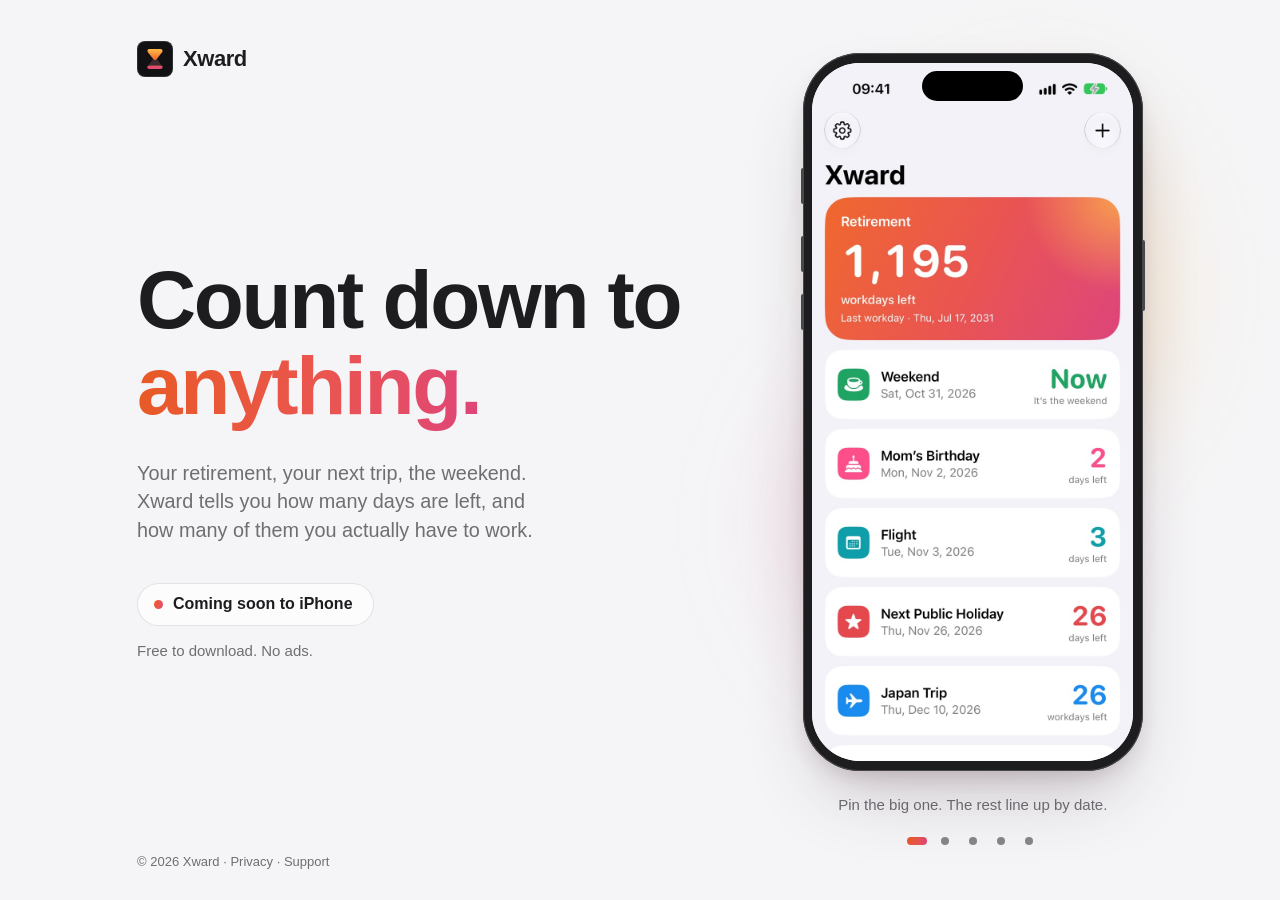
<file: public/index.html>
<!doctype html>
<html lang="en">
<head>
<meta charset="utf-8">
<meta name="viewport" content="width=device-width, initial-scale=1, viewport-fit=cover">
<title>Xward: Count down to anything</title>
<meta name="description" content="Xward is an iPhone countdown app. It tells you how many days are left, and how many of them you actually have to work. Coming soon.">
<meta name="color-scheme" content="light dark">
<meta name="theme-color" media="(prefers-color-scheme: light)" content="#F5F5F7">
<meta name="theme-color" media="(prefers-color-scheme: dark)" content="#000000">
<link rel="canonical" href="https://xward.app/">
<link rel="icon" href="favicon.ico" sizes="32x32">
<link rel="icon" href="favicon.svg" type="image/svg+xml">
<link rel="apple-touch-icon" href="apple-touch-icon.png">
<style>
  :root {
    --page: #F5F5F7;
    --ink: #1D1D1F;
    --muted: #6E6E73;
    --hairline: rgba(0, 0, 0, .1);
    --glass: rgba(255, 255, 255, .7);
    --frame: #1D1D1F;
    --frame-edge: #48484A;
    --phone-shadow: rgba(60, 30, 40, .24);
    /* The app's retirement gradient, its first stop deepened to keep 3:1 on the light page. */
    --accent: linear-gradient(100deg, #E85A24, #EA5550 55%, #DE457A);
    --glow-a: rgba(255, 181, 71, .42);
    --glow-b: rgba(222, 69, 122, .24);
    --dot: #86868B;
    /* Tall enough to fill the window, leaving room for the caption and dots. */
    --phone-height: min(100vh - 160px, 860px);
    --phone-width: calc(var(--phone-height) * .46);
    --gutter: clamp(24px, 5vw, 72px);
  }

  @supports (height: 1svh) {
    :root { --phone-height: min(100svh - 160px, 860px); }
  }

  @media (prefers-color-scheme: dark) {
    :root {
      --page: #000;
      --ink: #F5F5F7;
      --muted: #A1A1A6;
      --hairline: rgba(255, 255, 255, .16);
      --glass: rgba(44, 44, 46, .7);
      --frame: #1C1C1E;
      --frame-edge: #545458;
      --phone-shadow: rgba(0, 0, 0, .6);
      --accent: linear-gradient(100deg, #F0682C, #EA5550 55%, #DE457A);
      --glow-a: rgba(240, 104, 44, .3);
      --glow-b: rgba(222, 69, 122, .26);
      --dot: #636366;
    }
  }

  * { box-sizing: border-box; margin: 0; }

  html { -webkit-text-size-adjust: 100%; }

  body {
    background: var(--page);
    color: var(--ink);
    font-family: -apple-system, BlinkMacSystemFont, "Helvetica Neue", "Segoe UI", Roboto, sans-serif;
    -webkit-font-smoothing: antialiased;
    overflow-x: clip;
  }

  main {
    position: relative;
    /* Shrink to the text and the phone, so the page's two side margins match. */
    width: fit-content;
    min-height: 100vh;
    min-height: 100svh;
    margin-inline: auto;
    padding-inline: var(--gutter);
    display: grid;
    grid-template-columns: minmax(0, min(45vw, 54rem)) var(--phone-width);
    column-gap: clamp(48px, 7vw, 128px);
    align-items: center;
  }

  .brand {
    position: absolute;
    top: clamp(24px, 4.5vh, 44px);
    left: var(--gutter);
    display: flex;
    align-items: center;
    gap: 10px;
    font-size: 1.375rem;
    font-weight: 700;
    letter-spacing: -.02em;
  }

  .intro { padding: 88px 0 72px; }

  h1 {
    font-size: clamp(2.75rem, 6.4vw, 8.5rem);
    font-weight: 700;
    line-height: 1.04;
    letter-spacing: -.028em;
  }

  h1 span {
    background: var(--accent);
    -webkit-background-clip: text;
    background-clip: text;
    color: transparent;
  }

  .pitch {
    margin-top: clamp(20px, 2.4vw, 32px);
    max-width: 29em;
    color: var(--muted);
    font-size: clamp(1.0625rem, 1.55vw, 1.75rem);
    line-height: 1.45;
    text-wrap: balance;
  }

  .soon {
    display: inline-flex;
    align-items: center;
    gap: 10px;
    margin-top: clamp(28px, 3vw, 40px);
    padding: .7em 1.25em .7em 1em;
    border: 1px solid var(--hairline);
    border-radius: 999px;
    background: var(--glass);
    font-size: clamp(1rem, 1.2vw, 1.25rem);
    font-weight: 600;
  }

  .soon::before {
    content: "";
    width: 9px;
    height: 9px;
    border-radius: 50%;
    background: var(--accent);
  }

  .facts {
    margin-top: 16px;
    color: var(--muted);
    font-size: clamp(.9375rem, 1.05vw, 1.125rem);
  }

  .gallery {
    position: relative;
    min-width: 0;
    padding-block: 32px 16px;
    display: grid;
    /* Fixed to the phone's width, so the wider caption can't push the phone sideways. */
    grid-template-columns: 100%;
    justify-items: center;
    isolation: isolate;
  }

  .gallery::before {
    content: "";
    position: absolute;
    z-index: -1;
    /* Spreads past the phone, but no further than the page's margin. */
    inset: 4% max(-24%, -1 * var(--gutter)) 16%;
    background:
      radial-gradient(closest-side at 62% 34%, var(--glow-a), transparent),
      radial-gradient(closest-side at 40% 68%, var(--glow-b), transparent);
    filter: blur(48px);
  }

  .phone {
    position: relative;
    width: var(--phone-width);
    padding: calc(var(--phone-width) * .028);
    border-radius: calc(var(--phone-width) * .168);
    background: var(--frame);
    box-shadow:
      inset 0 0 0 1px var(--frame-edge),
      0 36px 72px -18px var(--phone-shadow),
      0 10px 24px -10px var(--phone-shadow);
  }

  /* The side buttons: the action button and volume on the left, power on the right. */
  .phone::before,
  .phone::after {
    content: "";
    position: absolute;
    width: 2px;
    background: var(--frame-edge);
  }

  .phone::before {
    right: 100%;
    top: 16%;
    height: 5%;
    border-radius: 2px 0 0 2px;
    box-shadow:
      0 calc(var(--phone-width) * .2) var(--frame-edge),
      0 calc(var(--phone-width) * .37) var(--frame-edge);
  }

  .phone::after {
    left: 100%;
    top: 26%;
    height: 10%;
    border-radius: 0 2px 2px 0;
  }

  .screen {
    position: relative;
    overflow: hidden;
    aspect-ratio: 402 / 874;
    border-radius: calc(var(--phone-width) * .14);
    background: var(--page);
  }

  /* Simulator screenshots leave the Dynamic Island's space empty. */
  .screen::after {
    content: "";
    position: absolute;
    top: 1.26%;
    left: 34.35%;
    width: 31.3%;
    aspect-ratio: 126 / 37;
    border-radius: 999px;
    background: #000;
    pointer-events: none;
  }

  .track {
    position: relative;
    display: flex;
    height: 100%;
    overflow-x: auto;
    overscroll-behavior-x: contain;
    scroll-snap-type: x mandatory;
    scrollbar-width: none;
    cursor: grab;
    user-select: none;
    -webkit-user-select: none;
    outline-offset: -4px;
  }

  .track::-webkit-scrollbar { display: none; }
  .track.dragging { cursor: grabbing; scroll-snap-type: none; }

  .slide {
    flex: none;
    width: 100%;
    height: 100%;
    scroll-snap-align: start;
    scroll-snap-stop: always;
  }

  .slide img {
    display: block;
    width: 100%;
    height: 100%;
    -webkit-user-drag: none;
  }

  .caption {
    /* Wider than the phone; the grid centers it, so it overhangs both sides evenly. */
    width: 26rem;
    margin-top: 24px;
    color: var(--muted);
    font-size: .9375rem;
    line-height: 1.35;
    text-align: center;
    text-wrap: balance;
  }

  .dots {
    display: flex;
    margin-top: 4px;
  }

  .dots button {
    display: grid;
    place-items: center;
    width: 28px;
    height: 44px;
    padding: 0;
    border: 0;
    background: none;
    cursor: pointer;
  }

  .dots button::before {
    content: "";
    width: 8px;
    height: 8px;
    border-radius: 999px;
    background: var(--dot);
    transition: width .25s;
  }

  .dots button[aria-current="true"]::before {
    width: 20px;
    background: var(--accent);
  }

  .fineprint {
    position: absolute;
    bottom: clamp(20px, 3.5vh, 36px);
    left: var(--gutter);
    color: var(--muted);
    font-size: .8125rem;
  }

  .fineprint a { color: inherit; text-decoration: none; }
  .fineprint a:hover, .fineprint a:focus-visible { text-decoration: underline; }

  /* The side margins get too thin for the overhang, so long captions wrap. Two lines keep the dots in place. */
  @media (max-width: 1099px) {
    .caption {
      width: calc(var(--phone-width) + 2 * var(--gutter));
      min-height: 2.7em;
    }
  }

  @media (max-width: 899px) {
    /* The page scrolls here, so the phone sizes to the width instead of the height. */
    :root {
      --phone-width: min(80vw, 340px);
      --gutter: 24px;
    }

    main { display: block; width: auto; }
    .brand { position: static; padding-top: 24px; }
    .intro { padding: 40px 0 0; }
    .gallery { padding-block: 40px 0; }
    .gallery::before { inset: 0 -24px 12%; }
    .fineprint { position: static; display: block; padding-block: 8px 28px; text-align: center; }
  }

  @media (prefers-reduced-motion: no-preference) {
    @keyframes rise {
      from { opacity: 0; transform: translateY(14px); }
    }

    .intro > *, .gallery {
      animation: rise .9s cubic-bezier(.2, .7, .2, 1) backwards;
    }

    .pitch { animation-delay: .06s; }
    .soon { animation-delay: .12s; }
    .facts { animation-delay: .18s; }
    .gallery { animation-delay: .1s; }
  }
</style>
</head>
<body>
<main>
  <p class="brand"><img src="logo.svg" width="36" height="36" alt="">Xward</p>

  <section class="intro">
    <h1>Count down to <span>anything.</span></h1>
    <p class="pitch">Your retirement, your next trip, the weekend. Xward tells you how many days are left, and how many of them you actually have to work.</p>
    <p class="soon">Coming soon to iPhone</p>
    <p class="facts">Free to download. No ads.</p>
  </section>

  <section class="gallery" aria-label="App screenshots">
    <div class="phone">
      <div class="screen">
        <div class="track" tabindex="0">
          <figure class="slide" data-caption="Pin the big one. The rest line up by date.">
            <picture>
              <source media="(prefers-color-scheme: dark)" srcset="screens/home-dark.jpg">
              <img src="screens/home.jpg" width="804" height="1748" draggable="false" alt="The Xward home screen: a large orange card reads 1,195 workdays left until retirement, above cards for the weekend, a birthday, a flight, and a trip.">
            </picture>
          </figure>
          <figure class="slide" data-caption="Retirement in workdays, Mondays, and paydays.">
            <img src="screens/retirement.jpg" width="804" height="1748" draggable="false" loading="lazy" alt="A retirement countdown showing 1,195 workdays left, 83% of a career done, 234 Mondays, 123 paydays, and a timeline of milestones.">
          </figure>
          <figure class="slide" data-caption="Weekends, public holidays, and your days off don’t count.">
            <img src="screens/vacation.jpg" width="804" height="1748" draggable="false" loading="lazy" alt="A countdown to a Japan trip showing 26 workdays left out of 40 days.">
          </figure>
          <figure class="slide" data-caption="Seven templates, or any date you like.">
            <img src="screens/templates.jpg" width="804" height="1748" draggable="false" loading="lazy" alt="The New Countdown screen listing seven templates: retirement, vacation, holiday, weekend, birthday, anniversary, and custom.">
          </figure>
          <figure class="slide" data-caption="Light or dark, it follows your iPhone.">
            <picture>
              <source media="(prefers-color-scheme: dark)" srcset="screens/home.jpg">
              <img src="screens/home-dark.jpg" width="804" height="1748" draggable="false" loading="lazy" alt="The Xward home screen in the opposite appearance: dark on a light page, light on a dark page.">
            </picture>
          </figure>
        </div>
      </div>
    </div>
    <p class="caption" aria-live="polite"></p>
    <div class="dots">
      <button type="button" aria-label="Home screen"></button>
      <button type="button" aria-label="Retirement countdown"></button>
      <button type="button" aria-label="Trip countdown"></button>
      <button type="button" aria-label="Templates"></button>
      <button type="button" aria-label="Light and dark appearance"></button>
    </div>
  </section>

  <small class="fineprint">© 2026 Xward · <a href="/privacy">Privacy</a> · <a href="/support">Support</a></small>
</main>

<script>
  const track = document.querySelector(".track");
  const slides = [...track.children];
  const caption = document.querySelector(".caption");
  const dots = [...document.querySelectorAll(".dots button")];
  const scrollBehavior = matchMedia("(prefers-reduced-motion: reduce)").matches ? "auto" : "smooth";

  const nearestIndex = () => Math.round(track.scrollLeft / track.clientWidth);
  const show = (index) => track.scrollTo({ left: slides[index].offsetLeft, behavior: scrollBehavior });

  let current = -1;
  function render() {
    const index = nearestIndex();
    if (index === current) return;
    current = index;
    caption.textContent = slides[index].dataset.caption;
    dots.forEach((dot, i) => dot.setAttribute("aria-current", i === index));
  }

  let frame = 0;
  const scheduleRender = () => {
    cancelAnimationFrame(frame);
    frame = requestAnimationFrame(render);
  };
  track.addEventListener("scroll", scheduleRender, { passive: true });
  addEventListener("resize", scheduleRender);
  render();

  dots.forEach((dot, i) => dot.addEventListener("click", () => show(i)));

  // Touch and trackpads scroll natively; a mouse drags the track.
  let drag = null;
  let snapTimer = 0;
  track.addEventListener("pointerdown", (event) => {
    if (event.pointerType !== "mouse" || event.button !== 0) return;
    clearTimeout(snapTimer);
    drag = { x: event.clientX, moved: false };
    track.setPointerCapture(event.pointerId);
  });
  track.addEventListener("pointermove", (event) => {
    if (!drag) return;
    // The button can be released where no pointerup reaches this page, such as in another tab.
    if (!(event.buttons & 1)) {
      endDrag();
      return;
    }
    if (!drag.moved) {
      if (Math.abs(event.clientX - drag.x) < 4) return;
      // Measure from here: a smooth scroll may have moved the track since the press.
      drag = { x: event.clientX, left: track.scrollLeft, moved: true };
      track.classList.add("dragging");
    }
    track.scrollLeft = drag.left - (event.clientX - drag.x);
  });
  function endDrag() {
    if (!drag) return;
    drag = null;
    show(nearestIndex());
    // Snapping waits for the smooth scroll, so the slide doesn't jump into place.
    snapTimer = setTimeout(() => track.classList.remove("dragging"), 450);
  }
  track.addEventListener("pointerup", endDrag);
  track.addEventListener("pointercancel", endDrag);
  track.addEventListener("lostpointercapture", endDrag);
</script>
</body>
</html>
</file>
